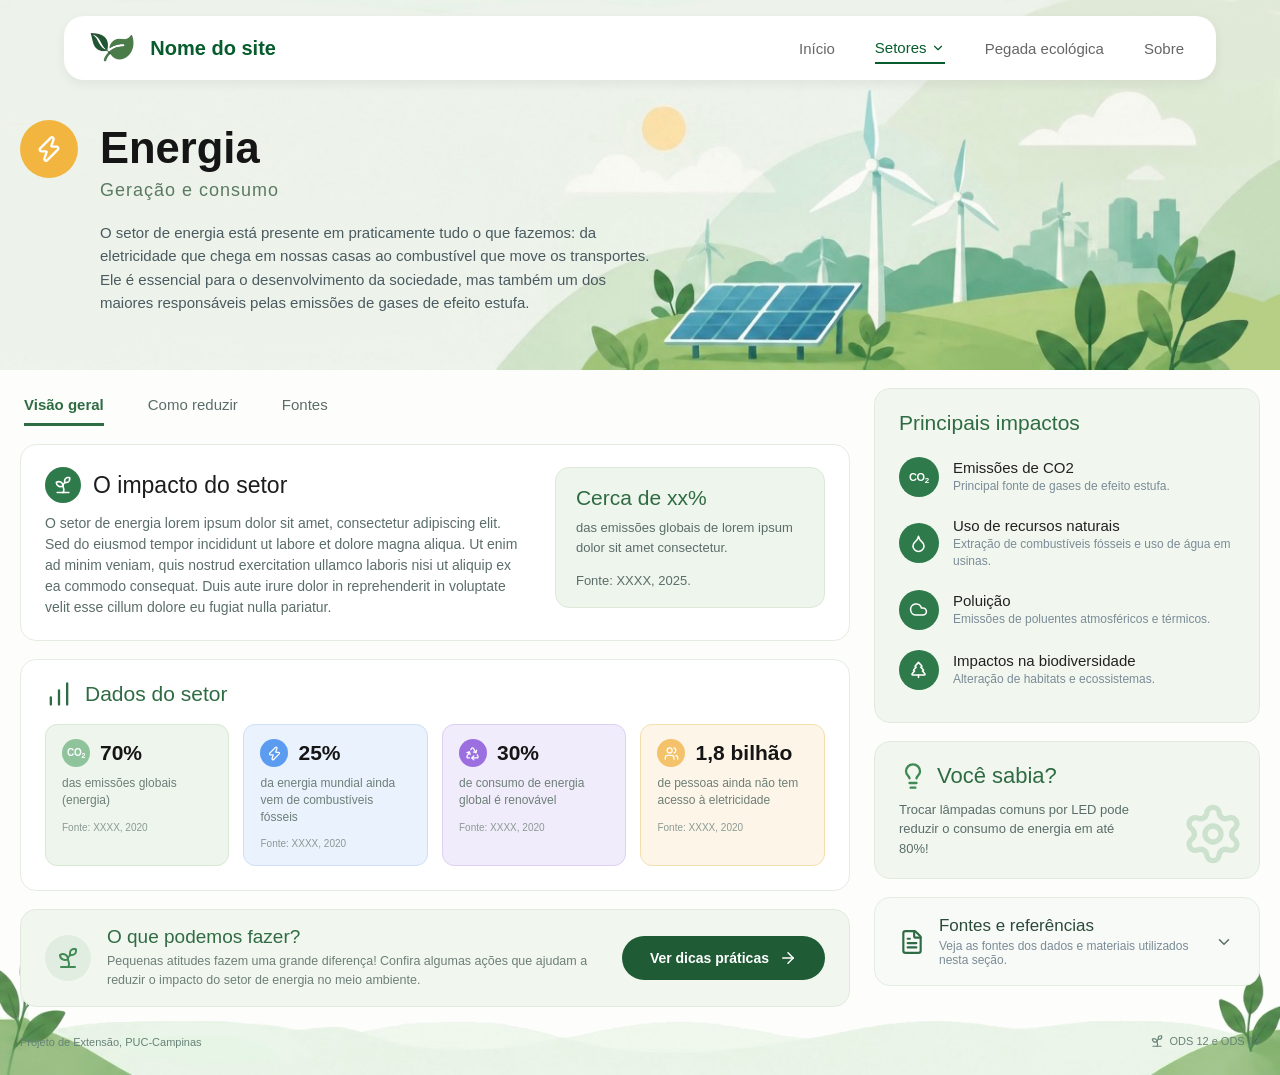
<file: src/html/energia.html>
<!DOCTYPE html>
<html lang="pt-BR">
<head>
    <meta charset="UTF-8">
    <meta name="viewport" content="width=device-width, initial-scale=1.0">

    <title>Energia | Consumo Consciente</title>

    <!-- home.css traz o que se repete, energia.css so o que e dessa pagina -->
    <link rel="stylesheet" href="../css/home.css">
    <link rel="stylesheet" href="../css/energia.css">
    <script src="../js/home.js" defer></script>
    <script src="../js/energia.js" defer></script>
</head>

<body>

    <!-- ícones -->
    <svg width="0" height="0" style="position:absolute" aria-hidden="true">

        <symbol id="icon-energia" viewBox="0 0 24 24">
            <path d="M15.914 4a1.5 1.5 0 00-2.474-1.561l-9 9A1.5 1.5 0 005.5 14h4.002a.5.5 0 01.471.666L8.086 20a1.5 1.5 0 002.475 1.56l9-9A1.5 1.5 0 0018.5 10h-3.997a.5.5 0 01-.472-.667z" />
        </symbol>

        <symbol id="icon-agropecuaria" viewBox="0 0 24 24">
            <path d="M11 20a10 10 0 0010-10 25.9 25.9 0 00-1.04-7.281 1 1 0 00-1.755-.325C15.833 5.5 13 5.5 9.8 6.1A7 7 0 0011 20" />
            <path d="M2 21a5 5 0 012.911-4.544C7.613 15.212 8.351 15.24 11 13" />
        </symbol>

        <symbol id="icon-moda" viewBox="0 0 24 24">
            <path d="M20.38 3.46 16 2a4 4 0 0 1-8 0L3.62 3.46a2 2 0 0 0-1.34 2.23l.58 3.47a1 1 0 0 0 .99.84H6v10c0 1.1.9 2 2 2h8a2 2 0 0 0 2-2V10h2.15a1 1 0 0 0 .99-.84l.58-3.47a2 2 0 0 0-1.34-2.23z" />
        </symbol>

        <symbol id="icon-alimentos" viewBox="0 0 24 24">
            <path d="M3 2v7c0 1.1.9 2 2 2h4a2 2 0 0 0 2-2V2" />
            <path d="M7 2v20" />
            <path d="M21 15V2a5 5 0 0 0-5 5v6c0 1.1.9 2 2 2h3Zm0 0v7" />
        </symbol>

        <symbol id="icon-transporte" viewBox="0 0 24 24">
            <path d="M14 18V6a2 2 0 0 0-2-2H4a2 2 0 0 0-2 2v11a1 1 0 0 0 1 1h2" />
            <path d="M15 18H9" />
            <path d="M19 18h2a1 1 0 0 0 1-1v-3.65a1 1 0 0 0-.22-.624l-3.48-4.35A1 1 0 0 0 17.52 8H14" />
            <circle cx="17" cy="18" r="2" />
            <circle cx="7" cy="18" r="2" />
        </symbol>

        <symbol id="icon-mineracao" viewBox="0 0 24 24">
            <path d="M10.5 3 8 9l4 13 4-13-2.5-6" />
            <path d="M17 3a2 2 0 0 1 1.6.8l3 4a2 2 0 0 1 .013 2.382l-7.99 10.986a2 2 0 0 1-3.247 0l-7.99-10.986A2 2 0 0 1 2.4 7.8l2.998-3.997A2 2 0 0 1 7 3z" />
            <path d="M2 9h20" />
        </symbol>

        <symbol id="icon-construcao" viewBox="0 0 24 24">
            <path d="M15 21v-8a1 1 0 0 0-1-1h-4a1 1 0 0 0-1 1v8" />
            <path d="M3 10a2 2 0 0 1 .709-1.528l7-6a2 2 0 0 1 2.582 0l7 6A2 2 0 0 1 21 10v9a2 2 0 0 1-2 2H5a2 2 0 0 1-2-2z" />
        </symbol>

        <symbol id="icon-tecnologia" viewBox="0 0 24 24">
            <path d="M18 8V6a2 2 0 0 0-2-2H4a2 2 0 0 0-2 2v7a2 2 0 0 0 2 2h8" />
            <path d="M10 19v-3.96 3.15" />
            <path d="M7 19h5" />
            <rect width="6" height="10" x="16" y="12" rx="2" />
        </symbol>

        <symbol id="icon-brota" viewBox="0 0 24 24">
            <path d="M14 9.536V7a4 4 0 0 1 4-4h1.5a.5.5 0 0 1 .5.5V5a4 4 0 0 1-4 4 4 4 0 0 0-4 4c0 2 1 3 1 5a5 5 0 0 1-1 3" />
            <path d="M4 9a5 5 0 0 1 8 4 5 5 0 0 1-8-4" />
            <path d="M5 21h14" />
        </symbol>

        <symbol id="icon-seta-baixo" viewBox="0 0 24 24">
            <path d="m6 9 6 6 6-6" />
        </symbol>

        <symbol id="icon-seta-direita" viewBox="0 0 24 24">
            <path d="M5 12h14" />
            <path d="m12 5 7 7-7 7" />
        </symbol>

        <symbol id="icon-pessoas" viewBox="0 0 24 24">
            <path d="M16 21v-2a4 4 0 0 0-4-4H6a4 4 0 0 0-4 4v2" />
            <path d="M16 3.128a4 4 0 0 1 0 7.744" />
            <path d="M22 21v-2a4 4 0 0 0-3-3.87" />
            <circle cx="9" cy="7" r="4" />
        </symbol>

        <symbol id="icon-gota" viewBox="0 0 24 24">
            <path d="M12 22a7 7 0 0 0 7-7c0-2-1-3.9-3-5.5s-3.5-4-4-6.5c-.5 2.5-2 4.9-4 6.5C6 11.1 5 13 5 15a7 7 0 0 0 7 7z" />
        </symbol>

        <symbol id="icon-nuvem" viewBox="0 0 24 24">
            <path d="M17.5 19H9a7 7 0 1 1 6.71-9h1.79a4.5 4.5 0 1 1 0 9Z" />
        </symbol>

        <symbol id="icon-pinheiro" viewBox="0 0 24 24">
            <path d="m17 14 3 3.3a1 1 0 0 1-.7 1.7H4.7a1 1 0 0 1-.7-1.7L7 14h-.3a1 1 0 0 1-.7-1.7L9 9h-.2A1 1 0 0 1 8 7.3L12 3l4 4.3a1 1 0 0 1-.8 1.7H15l3 3.3a1 1 0 0 1-.7 1.7H17Z" />
            <path d="M12 22v-3" />
        </symbol>

        <symbol id="icon-lampada" viewBox="0 0 24 24">
            <path d="M15 14c.2-1 .7-1.7 1.5-2.5 1-.9 1.5-2.2 1.5-3.5A6 6 0 0 0 6 8c0 1 .2 2.2 1.5 3.5.7.7 1.3 1.5 1.5 2.5" />
            <path d="M9 18h6" />
            <path d="M10 22h4" />
        </symbol>

        <symbol id="icon-engrenagem" viewBox="0 0 24 24">
            <path d="M9.671 4.136a2.34 2.34 0 0 1 4.659 0 2.34 2.34 0 0 0 3.319 1.915 2.34 2.34 0 0 1 2.33 4.033 2.34 2.34 0 0 0 0 3.831 2.34 2.34 0 0 1-2.33 4.033 2.34 2.34 0 0 0-3.319 1.915 2.34 2.34 0 0 1-4.659 0 2.34 2.34 0 0 0-3.32-1.915 2.34 2.34 0 0 1-2.33-4.033 2.34 2.34 0 0 0 0-3.831A2.34 2.34 0 0 1 6.35 6.051a2.34 2.34 0 0 0 3.319-1.915" />
            <circle cx="12" cy="12" r="3" />
        </symbol>

        <symbol id="icon-arquivo" viewBox="0 0 24 24">
            <path d="M6 22a2 2 0 0 1-2-2V4a2 2 0 0 1 2-2h8a2.4 2.4 0 0 1 1.704.706l3.588 3.588A2.4 2.4 0 0 1 20 8v12a2 2 0 0 1-2 2z" />
            <path d="M14 2v5a1 1 0 0 0 1 1h5" />
            <path d="M10 9H8" />
            <path d="M16 13H8" />
            <path d="M16 17H8" />
        </symbol>

        <symbol id="icon-reciclar" viewBox="0 0 24 24">
            <path d="M7 19H4.815a1.83 1.83 0 0 1-1.57-.881 1.785 1.785 0 0 1-.004-1.784L7.196 9.5" />
            <path d="M11 19h8.203a1.83 1.83 0 0 0 1.556-.89 1.784 1.784 0 0 0 0-1.775l-1.226-2.12" />
            <path d="m14 16-3 3 3 3" />
            <path d="M8.293 13.596 7.196 9.5 3.1 10.598" />
            <path d="m9.344 5.811 1.093-1.892A1.83 1.83 0 0 1 11.985 3a1.784 1.784 0 0 1 1.546.888l3.943 6.843" />
            <path d="m13.378 9.633 4.096 1.098 1.097-4.096" />
        </symbol>

        <symbol id="icon-barras" viewBox="0 0 24 24">
            <path d="M5 21v-6" />
            <path d="M12 21V9" />
            <path d="M19 21V3" />
        </symbol>

        <symbol id="icon-tomada" viewBox="0 0 24 24">
            <path d="M12 22v-5" />
            <path d="M15 8V2" />
            <path d="M17 8a1 1 0 0 1 1 1v4a4 4 0 0 1-4 4h-4a4 4 0 0 1-4-4V9a1 1 0 0 1 1-1z" />
            <path d="M9 8V2" />
        </symbol>

        <symbol id="icon-selo" viewBox="0 0 24 24">
            <path d="M3.85 8.62a4 4 0 0 1 4.78-4.77 4 4 0 0 1 6.74 0 4 4 0 0 1 4.78 4.78 4 4 0 0 1 0 6.74 4 4 0 0 1-4.77 4.78 4 4 0 0 1-6.75 0 4 4 0 0 1-4.78-4.77 4 4 0 0 1 0-6.76Z" />
            <path d="m16 9-5.5 5.5L8 12" />
        </symbol>

        <symbol id="icon-sol" viewBox="0 0 24 24">
            <circle cx="12" cy="12" r="4" />
            <path d="M12 2v2" />
            <path d="M12 20v2" />
            <path d="m4.93 4.93 1.41 1.41" />
            <path d="m17.66 17.66 1.41 1.41" />
            <path d="M2 12h2" />
            <path d="M20 12h2" />
            <path d="m6.34 17.66-1.41 1.41" />
            <path d="m19.07 4.93-1.41 1.41" />
        </symbol>

        <symbol id="icon-chuveiro" viewBox="0 0 24 24">
            <path d="m4 4 2.5 2.5" />
            <path d="M13.5 6.5a4.95 4.95 0 0 0-7 7" />
            <path d="M15 5 5 15" />
            <path d="M14 17v.01" />
            <path d="M10 16v.01" />
            <path d="M13 13v.01" />
            <path d="M16 10v.01" />
            <path d="M11 20v.01" />
            <path d="M17 14v.01" />
            <path d="M20 11v.01" />
        </symbol>

        <symbol id="icon-vento" viewBox="0 0 24 24">
            <path d="M12.8 19.6A2 2 0 1 0 14 16H2" />
            <path d="M17.5 8a2.5 2.5 0 1 1 2 4H2" />
            <path d="M9.8 4.4A2 2 0 1 1 11 8H2" />
        </symbol>

    </svg>


    <!-- header -->
    <header class="header">
        <div class="navbar">

            <a href="home.html" class="logo">
                <span class="logo-icon">
                    <img src="../../assets/home/planta_icon.PNG" alt="">
                </span>
                <span>Nome do site</span>
            </a>

            <nav class="menu">
                <a href="home.html">Início</a>

                <div class="dropdown">
                    <button class="dropdown-toggle active" type="button" aria-expanded="false">
                        Setores
                        <span class="dropdown-arrow">
                            <svg class="icon" aria-hidden="true"><use href="#icon-seta-baixo"></use></svg>
                        </span>
                    </button>

                    <div class="dropdown-menu">
                        <a href="energia.html">
                            <svg class="icon" aria-hidden="true"><use href="#icon-energia"></use></svg>
                            Energia
                        </a>
                        <a href="agropecuaria.html">
                            <svg class="icon" aria-hidden="true"><use href="#icon-agropecuaria"></use></svg>
                            Agropecuária
                        </a>
                        <a href="moda-textil.html">
                            <svg class="icon" aria-hidden="true"><use href="#icon-moda"></use></svg>
                            Moda e têxtil
                        </a>
                        <a href="alimentos.html">
                            <svg class="icon" aria-hidden="true"><use href="#icon-alimentos"></use></svg>
                            Alimentos
                        </a>
                        <a href="transporte.html">
                            <svg class="icon" aria-hidden="true"><use href="#icon-transporte"></use></svg>
                            Transporte
                        </a>
                        <a href="mineracao.html">
                            <svg class="icon" aria-hidden="true"><use href="#icon-mineracao"></use></svg>
                            Mineração
                        </a>
                        <a href="construcao-civil.html">
                            <svg class="icon" aria-hidden="true"><use href="#icon-construcao"></use></svg>
                            Construção Civil
                        </a>
                        <a href="tecnologia.html">
                            <svg class="icon" aria-hidden="true"><use href="#icon-tecnologia"></use></svg>
                            Tecnologia
                        </a>
                    </div>
                </div>

                <a href="pegada.html">Pegada ecológica</a>
                <a href="sobre.html">Sobre</a>
            </nav>

        </div>
    </header>


    <main>

        <!-- banner -->
        <section class="energia-hero">

            <div class="energia-hero-content">

                <span class="energia-hero-icon">
                    <svg class="icon" aria-hidden="true"><use href="#icon-energia"></use></svg>
                </span>

                <h1>Energia</h1>

                <span class="energia-hero-subtitulo">Geração e consumo</span>

                <p>
                    O setor de energia está presente em praticamente tudo o que fazemos:
                    da eletricidade que chega em nossas casas ao combustível que move
                    os transportes. Ele é essencial para o desenvolvimento da sociedade,
                    mas também um dos maiores responsáveis pelas emissões de gases de
                    efeito estufa.
                </p>

            </div>

            <!-- imagem de fundo do banner -->
            <div class="energia-hero-bg">
                <img src="../../assets/energia/energia_banner.jpg" alt="">
            </div>

        </section>


        <div class="energia-layout">

            <!-- coluna principal -->
            <div class="en-principal">

                <nav class="en-abas" aria-label="Seções da página">
                    <a href="#visao-geral" class="ativa">Visão geral</a>
                    <a href="#como-reduzir">Como reduzir</a>
                    <a href="#fontes">Fontes</a>
                </nav>

                <div class="en-painel ativo" id="visao-geral">
                    <!-- impacto do setor -->
                    <section class="en-card en-impacto-setor">

                        <div class="en-impacto-setor-texto">
                            <div class="en-titulo">
                                <span class="en-titulo-icon"><svg class="icon" aria-hidden="true"><use href="#icon-brota"></use></svg></span>
                                <h2>O impacto do setor</h2>
                            </div>
                            <p>
                                O setor de energia lorem ipsum dolor sit amet, consectetur
                                adipiscing elit. Sed do eiusmod tempor incididunt ut labore
                                et dolore magna aliqua. Ut enim ad minim veniam, quis nostrud
                                exercitation ullamco laboris nisi ut aliquip ex ea commodo
                                consequat. Duis aute irure dolor in reprehenderit in voluptate
                                velit esse cillum dolore eu fugiat nulla pariatur.
                            </p>
                        </div>

                        <div class="en-destaque">
                            <h3>Cerca de xx%</h3>
                            <p>das emissões globais de lorem ipsum dolor sit amet consectetur.</p>
                            <small>Fonte: XXXX, 2025.</small>
                        </div>

                    </section>


                    <!-- dados do setor -->
                    <section class="en-card en-dados-setor">

                        <h2 class="en-titulo-verde">
                            <svg class="icon" aria-hidden="true"><use href="#icon-barras"></use></svg>
                            Dados do setor
                        </h2>

                        <ul class="en-dados">
                        <li class="en-dado verde">
                            <div class="en-dado-topo">
                                <span class="en-dado-icon"><span class="en-co2">CO<sub>2</sub></span></span>
                                <strong>70%</strong>
                            </div>
                            <p>das emissões globais (energia)</p>
                            <small>Fonte: XXXX, 2020</small>
                        </li>
                        <li class="en-dado azul">
                            <div class="en-dado-topo">
                                <span class="en-dado-icon"><svg class="icon" aria-hidden="true"><use href="#icon-energia"></use></svg></span>
                                <strong>25%</strong>
                            </div>
                            <p>da energia mundial ainda vem de combustíveis fósseis</p>
                            <small>Fonte: XXXX, 2020</small>
                        </li>
                        <li class="en-dado roxo">
                            <div class="en-dado-topo">
                                <span class="en-dado-icon"><svg class="icon" aria-hidden="true"><use href="#icon-reciclar"></use></svg></span>
                                <strong>30%</strong>
                            </div>
                            <p>de consumo de energia global é renovável</p>
                            <small>Fonte: XXXX, 2020</small>
                        </li>
                        <li class="en-dado laranja">
                            <div class="en-dado-topo">
                                <span class="en-dado-icon"><svg class="icon" aria-hidden="true"><use href="#icon-pessoas"></use></svg></span>
                                <strong>1,8 bilhão</strong>
                            </div>
                            <p>de pessoas ainda não tem acesso à eletricidade</p>
                            <small>Fonte: XXXX, 2020</small>
                        </li>
                        </ul>

                    </section>


                    <!-- o que podemos fazer -->
                    <section class="en-fazer">

                        <span class="en-fazer-icon"><svg class="icon" aria-hidden="true"><use href="#icon-brota"></use></svg></span>

                        <div class="en-fazer-texto">
                            <h2>O que podemos fazer?</h2>
                            <p>
                                Pequenas atitudes fazem uma grande diferença! Confira algumas
                                ações que ajudam a reduzir o impacto do setor de energia no
                                meio ambiente.
                            </p>
                        </div>

                        <a href="#como-reduzir" class="en-botao">
                            Ver dicas práticas
                            <svg class="icon" aria-hidden="true"><use href="#icon-seta-direita"></use></svg>
                        </a>

                    </section>
                </div>


                <div class="en-painel" id="como-reduzir">
                    <!-- como reduzir -->
                    <section class="en-card en-secao">

                        <div class="en-titulo">
                            <span class="en-titulo-icon"><svg class="icon" aria-hidden="true"><use href="#icon-brota"></use></svg></span>
                            <h2>Como reduzir</h2>
                        </div>

                        <p class="en-secao-intro">
                            Pequenas mudanças de hábito no dia a dia ajudam a gastar menos
                            energia e a diminuir as emissões do setor.
                        </p>

                        <ul class="en-dicas">
                            <li class="en-dica">
                                <span class="en-dica-icon"><svg class="icon" aria-hidden="true"><use href="#icon-lampada"></use></svg></span>
                                <div>
                                    <h3>Troque lâmpadas comuns por LED</h3>
                                    <p>As lâmpadas LED gastam bem menos energia e duram muito mais que as incandescentes.</p>
                                </div>
                            </li>
                            <li class="en-dica">
                                <span class="en-dica-icon"><svg class="icon" aria-hidden="true"><use href="#icon-tomada"></use></svg></span>
                                <div>
                                    <h3>Tire da tomada o que não está em uso</h3>
                                    <p>Aparelhos em modo de espera continuam consumindo energia. Desligue carregadores e eletrônicos da tomada.</p>
                                </div>
                            </li>
                            <li class="en-dica">
                                <span class="en-dica-icon"><svg class="icon" aria-hidden="true"><use href="#icon-selo"></use></svg></span>
                                <div>
                                    <h3>Prefira aparelhos eficientes</h3>
                                    <p>Ao comprar, escolha eletrodomésticos com o selo Procel A, que indica menor consumo de energia.</p>
                                </div>
                            </li>
                            <li class="en-dica">
                                <span class="en-dica-icon"><svg class="icon" aria-hidden="true"><use href="#icon-sol"></use></svg></span>
                                <div>
                                    <h3>Aproveite a luz natural</h3>
                                    <p>Abra cortinas e janelas durante o dia e apague as luzes de ambientes vazios.</p>
                                </div>
                            </li>
                            <li class="en-dica">
                                <span class="en-dica-icon"><svg class="icon" aria-hidden="true"><use href="#icon-chuveiro"></use></svg></span>
                                <div>
                                    <h3>Use com moderação o que esquenta ou esfria</h3>
                                    <p>Chuveiro elétrico e ar-condicionado costumam estar entre os maiores consumos da casa.</p>
                                </div>
                            </li>
                            <li class="en-dica">
                                <span class="en-dica-icon"><svg class="icon" aria-hidden="true"><use href="#icon-vento"></use></svg></span>
                                <div>
                                    <h3>Considere fontes renováveis</h3>
                                    <p>Se possível, use energia solar ou contrate fornecedores de energia de fontes renováveis.</p>
                                </div>
                            </li>
                        </ul>

                    </section>
                </div>


                <div class="en-painel" id="fontes">
                    <!-- fontes -->
                    <section class="en-card en-secao">

                        <div class="en-titulo">
                            <span class="en-titulo-icon"><svg class="icon" aria-hidden="true"><use href="#icon-arquivo"></use></svg></span>
                            <h2>Fontes</h2>
                        </div>

                        <p class="en-secao-intro">
                            Os dados e materiais usados nesta página vêm das fontes abaixo.
                        </p>

                        <ol class="en-referencias">
                            <li>
                                <strong>Cerca de xx% das emissões globais</strong>
                                <span>Fonte: XXXX, 2025. Disponível em: <a href="#">link da fonte</a>.</span>
                            </li>
                            <li>
                                <strong>70% das emissões globais (energia)</strong>
                                <span>Fonte: XXXX, 2020. Disponível em: <a href="#">link da fonte</a>.</span>
                            </li>
                            <li>
                                <strong>25% da energia mundial ainda vem de combustíveis fósseis</strong>
                                <span>Fonte: XXXX, 2020. Disponível em: <a href="#">link da fonte</a>.</span>
                            </li>
                            <li>
                                <strong>30% de consumo de energia global é renovável</strong>
                                <span>Fonte: XXXX, 2020. Disponível em: <a href="#">link da fonte</a>.</span>
                            </li>
                            <li>
                                <strong>1,8 bilhão de pessoas ainda não tem acesso à eletricidade</strong>
                                <span>Fonte: XXXX, 2020. Disponível em: <a href="#">link da fonte</a>.</span>
                            </li>
                        </ol>

                    </section>
                </div>

            </div>


            <!-- coluna lateral -->
            <aside class="en-lateral">

                <section class="en-card en-impactos">
                    <h2>Principais impactos</h2>
                    <ul>
                        <li class="en-impacto">
                            <span class="en-impacto-icon"><span class="en-co2">CO<sub>2</sub></span></span>
                            <div>
                                <h3>Emissões de CO2</h3>
                                <p>Principal fonte de gases de efeito estufa.</p>
                            </div>
                        </li>
                        <li class="en-impacto">
                            <span class="en-impacto-icon"><svg class="icon" aria-hidden="true"><use href="#icon-gota"></use></svg></span>
                            <div>
                                <h3>Uso de recursos naturais</h3>
                                <p>Extração de combustíveis fósseis e uso de água em usinas.</p>
                            </div>
                        </li>
                        <li class="en-impacto">
                            <span class="en-impacto-icon"><svg class="icon" aria-hidden="true"><use href="#icon-nuvem"></use></svg></span>
                            <div>
                                <h3>Poluição</h3>
                                <p>Emissões de poluentes atmosféricos e térmicos.</p>
                            </div>
                        </li>
                        <li class="en-impacto">
                            <span class="en-impacto-icon"><svg class="icon" aria-hidden="true"><use href="#icon-pinheiro"></use></svg></span>
                            <div>
                                <h3>Impactos na biodiversidade</h3>
                                <p>Alteração de habitats e ecossistemas.</p>
                            </div>
                        </li>
                    </ul>
                </section>


                <section class="en-card en-sabia">
                    <div class="en-sabia-topo">
                        <svg class="icon en-sabia-icon" aria-hidden="true"><use href="#icon-lampada"></use></svg>
                        <h2>Você sabia?</h2>
                    </div>
                    <p>Trocar lâmpadas comuns por LED pode reduzir o consumo de energia em até 80%!</p>
                    <svg class="icon en-sabia-decoracao" aria-hidden="true"><use href="#icon-engrenagem"></use></svg>
                </section>


                <a href="#fontes" class="en-card en-fontes">
                    <svg class="icon en-fontes-icon" aria-hidden="true"><use href="#icon-arquivo"></use></svg>
                    <div>
                        <h3>Fontes e referências</h3>
                        <p>Veja as fontes dos dados e materiais utilizados nesta seção.</p>
                    </div>
                    <svg class="icon en-fontes-seta" aria-hidden="true"><use href="#icon-seta-baixo"></use></svg>
                </a>

            </aside>

        </div>

    </main>


    <!-- rodape -->
    <footer class="footer" id="sobre">

        <img src="../../assets/home/footer.PNG" alt="Ilustração de natureza">

        <div class="footer-content">
            <span>Projeto de Extensão, PUC-Campinas</span>
            <span><svg class="icon" aria-hidden="true"><use href="#icon-brota"></use></svg> ODS 12 e ODS 13</span>
        </div>

    </footer>

</body>
</html>
</file>
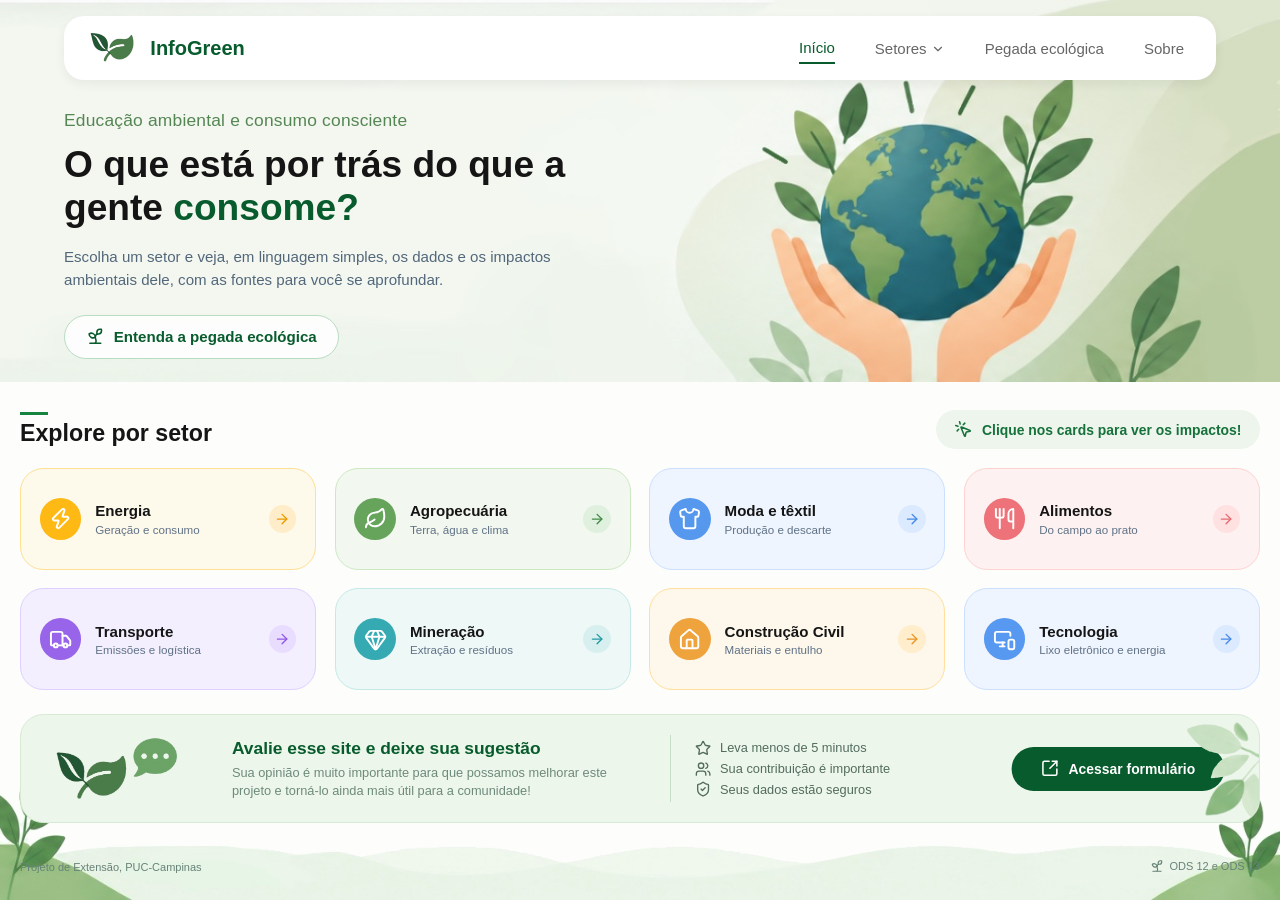
<file: src/html/home.html>
<!DOCTYPE html>
<html lang="pt-BR">
<head>
    <meta charset="UTF-8">
    <meta name="viewport" content="width=device-width, initial-scale=1.0">

    <title>Consumo Consciente</title>

    <link rel="stylesheet" href="../css/home.css">
    <script src="../js/home.js" defer></script>
</head>

<body>

    <!-- ícones -->
    <svg width="0" height="0" style="position:absolute" aria-hidden="true">

        <symbol id="icon-energia" viewBox="0 0 24 24">
            <path d="M15.914 4a1.5 1.5 0 00-2.474-1.561l-9 9A1.5 1.5 0 005.5 14h4.002a.5.5 0 01.471.666L8.086 20a1.5 1.5 0 002.475 1.56l9-9A1.5 1.5 0 0018.5 10h-3.997a.5.5 0 01-.472-.667z" />
        </symbol>

        <symbol id="icon-agropecuaria" viewBox="0 0 24 24">
            <path d="M11 20a10 10 0 0010-10 25.9 25.9 0 00-1.04-7.281 1 1 0 00-1.755-.325C15.833 5.5 13 5.5 9.8 6.1A7 7 0 0011 20" />
            <path d="M2 21a5 5 0 012.911-4.544C7.613 15.212 8.351 15.24 11 13" />
        </symbol>

        <symbol id="icon-moda" viewBox="0 0 24 24">
            <path d="M20.38 3.46 16 2a4 4 0 0 1-8 0L3.62 3.46a2 2 0 0 0-1.34 2.23l.58 3.47a1 1 0 0 0 .99.84H6v10c0 1.1.9 2 2 2h8a2 2 0 0 0 2-2V10h2.15a1 1 0 0 0 .99-.84l.58-3.47a2 2 0 0 0-1.34-2.23z" />
        </symbol>

        <symbol id="icon-alimentos" viewBox="0 0 24 24">
            <path d="M3 2v7c0 1.1.9 2 2 2h4a2 2 0 0 0 2-2V2" />
            <path d="M7 2v20" />
            <path d="M21 15V2a5 5 0 0 0-5 5v6c0 1.1.9 2 2 2h3Zm0 0v7" />
        </symbol>

        <symbol id="icon-transporte" viewBox="0 0 24 24">
            <path d="M14 18V6a2 2 0 0 0-2-2H4a2 2 0 0 0-2 2v11a1 1 0 0 0 1 1h2" />
            <path d="M15 18H9" />
            <path d="M19 18h2a1 1 0 0 0 1-1v-3.65a1 1 0 0 0-.22-.624l-3.48-4.35A1 1 0 0 0 17.52 8H14" />
            <circle cx="17" cy="18" r="2" />
            <circle cx="7" cy="18" r="2" />
        </symbol>

        <symbol id="icon-mineracao" viewBox="0 0 24 24">
            <path d="M10.5 3 8 9l4 13 4-13-2.5-6" />
            <path d="M17 3a2 2 0 0 1 1.6.8l3 4a2 2 0 0 1 .013 2.382l-7.99 10.986a2 2 0 0 1-3.247 0l-7.99-10.986A2 2 0 0 1 2.4 7.8l2.998-3.997A2 2 0 0 1 7 3z" />
            <path d="M2 9h20" />
        </symbol>

        <symbol id="icon-construcao" viewBox="0 0 24 24">
            <path d="M15 21v-8a1 1 0 0 0-1-1h-4a1 1 0 0 0-1 1v8" />
            <path d="M3 10a2 2 0 0 1 .709-1.528l7-6a2 2 0 0 1 2.582 0l7 6A2 2 0 0 1 21 10v9a2 2 0 0 1-2 2H5a2 2 0 0 1-2-2z" />
        </symbol>

        <symbol id="icon-tecnologia" viewBox="0 0 24 24">
            <path d="M18 8V6a2 2 0 0 0-2-2H4a2 2 0 0 0-2 2v7a2 2 0 0 0 2 2h8" />
            <path d="M10 19v-3.96 3.15" />
            <path d="M7 19h5" />
            <rect width="6" height="10" x="16" y="12" rx="2" />
        </symbol>

        <symbol id="icon-brota" viewBox="0 0 24 24">
            <path d="M14 9.536V7a4 4 0 0 1 4-4h1.5a.5.5 0 0 1 .5.5V5a4 4 0 0 1-4 4 4 4 0 0 0-4 4c0 2 1 3 1 5a5 5 0 0 1-1 3" />
            <path d="M4 9a5 5 0 0 1 8 4 5 5 0 0 1-8-4" />
            <path d="M5 21h14" />
        </symbol>

        <symbol id="icon-clique" viewBox="0 0 24 24">
            <path d="M14 4.1 12 6" />
            <path d="m5.1 8-2.9-.8" />
            <path d="m6 12-1.9 2" />
            <path d="M7.2 2.2 8 5.1" />
            <path d="M9.037 9.69a.498.498 0 0 1 .653-.653l11 4.5a.5.5 0 0 1-.074.949l-4.349 1.041a1 1 0 0 0-.74.739l-1.04 4.35a.5.5 0 0 1-.95.074z" />
        </symbol>

        <symbol id="icon-chat" viewBox="0 0 24 24">
            <path d="M2.992 16.342a2 2 0 0 1 .094 1.167l-1.065 3.29a1 1 0 0 0 1.236 1.168l3.413-.998a2 2 0 0 1 1.099.092 10 10 0 1 0-4.777-4.719" />
            <path d="M8 12h.01" />
            <path d="M12 12h.01" />
            <path d="M16 12h.01" />
        </symbol>

        <symbol id="icon-estrela" viewBox="0 0 24 24">
            <path d="M11.525 2.295a.53.53 0 0 1 .95 0l2.31 4.679a2.123 2.123 0 0 0 1.595 1.16l5.166.756a.53.53 0 0 1 .294.904l-3.736 3.638a2.123 2.123 0 0 0-.611 1.878l.882 5.14a.53.53 0 0 1-.771.56l-4.618-2.428a2.122 2.122 0 0 0-1.973 0L6.396 21.01a.53.53 0 0 1-.77-.56l.881-5.139a2.122 2.122 0 0 0-.611-1.879L2.16 9.795a.53.53 0 0 1 .294-.906l5.165-.755a2.122 2.122 0 0 0 1.597-1.16z" />
        </symbol>

        <symbol id="icon-pessoas" viewBox="0 0 24 24">
            <path d="M16 21v-2a4 4 0 0 0-4-4H6a4 4 0 0 0-4 4v2" />
            <path d="M16 3.128a4 4 0 0 1 0 7.744" />
            <path d="M22 21v-2a4 4 0 0 0-3-3.87" />
            <circle cx="9" cy="7" r="4" />
        </symbol>

        <symbol id="icon-escudo" viewBox="0 0 24 24">
            <path d="M20 13c0 5-3.5 7.5-7.66 8.95a1 1 0 0 1-.67-.01C7.5 20.5 4 18 4 13V6a1 1 0 0 1 1-1c2 0 4.5-1.2 6.24-2.72a1.17 1.17 0 0 1 1.52 0C14.51 3.81 17 5 19 5a1 1 0 0 1 1 1z" />
            <path d="m9 12 2 2 4-4" />
        </symbol>

        <symbol id="icon-seta-baixo" viewBox="0 0 24 24">
            <path d="m6 9 6 6 6-6" />
        </symbol>

        <symbol id="icon-seta-direita" viewBox="0 0 24 24">
            <path d="M5 12h14" />
            <path d="m12 5 7 7-7 7" />
        </symbol>

        <symbol id="icon-compartilhar" viewBox="0 0 24 24">
            <path d="M21 13v6a2 2 0 0 1-2 2H5a2 2 0 0 1-2-2V5a2 2 0 0 1 2-2h6" />
            <path d="m21 3-9 9" />
            <path d="M15 3h6v6" />
        </symbol>

    </svg>


    <!-- header -->
    <header class="header">
        <div class="navbar">

            <a href="home.html" class="logo">
                <span class="logo-icon">
                    <img src="../../assets/home/planta_icon.PNG" alt="">
                </span>
                <span>InfoGreen</span>
            </a>

            <nav class="menu">
                <a href="home.html" class="active">Início</a>

                <div class="dropdown">
                    <button class="dropdown-toggle" type="button" aria-expanded="false">
                        Setores 
                        <span class="dropdown-arrow">
                            <svg class="icon" aria-hidden="true"><use href="#icon-seta-baixo"></use></svg>
                        </span>
                    </button>

                    <div class="dropdown-menu">
                        <a href="energia.html">
                            <svg class="icon" aria-hidden="true"><use href="#icon-energia"></use></svg>
                            Energia
                        </a>
                        <a href="agropecuaria.html">
                            <svg class="icon" aria-hidden="true"><use href="#icon-agropecuaria"></use></svg>
                            Agropecuária
                        </a>
                        <a href="moda-textil.html">
                            <svg class="icon" aria-hidden="true"><use href="#icon-moda"></use></svg>
                            Moda e têxtil
                        </a>
                        <a href="alimentos.html">
                            <svg class="icon" aria-hidden="true"><use href="#icon-alimentos"></use></svg>
                            Alimentos
                        </a>
                        <a href="transporte.html">
                            <svg class="icon" aria-hidden="true"><use href="#icon-transporte"></use></svg>
                            Transporte
                        </a>
                        <a href="mineracao.html">
                            <svg class="icon" aria-hidden="true"><use href="#icon-mineracao"></use></svg>
                            Mineração
                        </a>
                        <a href="construcao-civil.html">
                            <svg class="icon" aria-hidden="true"><use href="#icon-construcao"></use></svg>
                            Construção Civil
                        </a>
                        <a href="tecnologia.html">
                            <svg class="icon" aria-hidden="true"><use href="#icon-tecnologia"></use></svg>
                            Tecnologia
                        </a>
                    </div>
                </div>

                <a href="pegada.html">
                    Pegada ecológica
                </a>
                <a href="sobre.html">Sobre</a>
            </nav>

        </div>
    </header>


    <!-- banner -->
    <main>

        <section class="hero">

            <div class="hero-content">

                <span class="hero-subtitle">
                    Educação ambiental e consumo consciente
                </span>

                <h1>
                    O que está por trás do que a gente
                    <span>consome?</span>
                </h1>

                <p>
                    Escolha um setor e veja, em linguagem simples,
                    os dados e os impactos ambientais dele,
                    com as fontes para você se aprofundar.
                </p>

                <a href="pegada.html" class="hero-button">
                    <svg class="icon" aria-hidden="true"><use href="#icon-brota"></use></svg>
                    Entenda a pegada ecológica
                </a>

            </div>

            <!-- imagem da terra -->
            <div class="hero-image">
                <img src="../../assets/home/banner.jpg" alt="Planeta Terra">
            </div>

        </section>


        <!-- setores -->
        <section class="sectors" id="setores">

            <div class="section-heading">

                <div>
                    <span class="heading-line"></span>
                    <h2>Explore por setor</h2>
                </div>

                <span class="impact-button">
                    <svg class="icon" aria-hidden="true"><use href="#icon-clique"></use></svg>
                    Clique nos cards para ver os impactos!
                </span>

            </div>


            <div class="sector-grid">

                <!-- energia -->
                <a href="energia.html" class="sector-card energy">
                    <div class="sector-icon">
                        <svg class="icon" aria-hidden="true"><use href="#icon-energia"></use></svg>
                    </div>
                    <div class="sector-info">
                        <h3>Energia</h3>
                        <p>Geração e consumo</p>
                    </div>
                    <span class="sector-arrow">
                        <svg class="icon" aria-hidden="true"><use href="#icon-seta-direita"></use></svg>
                    </span>
                </a>

                <!-- agropecuaria -->
                <a href="agropecuaria.html" class="sector-card agriculture">
                    <div class="sector-icon">
                        <svg class="icon" aria-hidden="true"><use href="#icon-agropecuaria"></use></svg>
                    </div>
                    <div class="sector-info">
                        <h3>Agropecuária</h3>
                        <p>Terra, água e clima</p>
                    </div>
                    <span class="sector-arrow">
                        <svg class="icon" aria-hidden="true"><use href="#icon-seta-direita"></use></svg>
                    </span>
                </a>

                <!-- moda e textil -->
                <a href="moda-textil.html" class="sector-card fashion">
                    <div class="sector-icon">
                        <svg class="icon" aria-hidden="true"><use href="#icon-moda"></use></svg>
                    </div>
                    <div class="sector-info">
                        <h3>Moda e têxtil</h3>
                        <p>Produção e descarte</p>
                    </div>
                    <span class="sector-arrow">
                        <svg class="icon" aria-hidden="true"><use href="#icon-seta-direita"></use></svg>
                    </span>
                </a>

                <!-- alimentos -->
                <a href="alimentos.html" class="sector-card food">
                    <div class="sector-icon">
                        <svg class="icon" aria-hidden="true"><use href="#icon-alimentos"></use></svg>
                    </div>
                    <div class="sector-info">
                        <h3>Alimentos</h3>
                        <p>Do campo ao prato</p>
                    </div>
                    <span class="sector-arrow">
                        <svg class="icon" aria-hidden="true"><use href="#icon-seta-direita"></use></svg>
                    </span>
                </a>

                <!-- transporte -->
                <a href="transporte.html" class="sector-card transport">
                    <div class="sector-icon">
                        <svg class="icon" aria-hidden="true"><use href="#icon-transporte"></use></svg>
                    </div>
                    <div class="sector-info">
                        <h3>Transporte</h3>
                        <p>Emissões e logística</p>
                    </div>
                    <span class="sector-arrow">
                        <svg class="icon" aria-hidden="true"><use href="#icon-seta-direita"></use></svg>
                    </span>
                </a>

                <!-- mine -->
                <a href="mineracao.html" class="sector-card mining">
                    <div class="sector-icon">
                        <svg class="icon" aria-hidden="true"><use href="#icon-mineracao"></use></svg>
                    </div>
                    <div class="sector-info">
                        <h3>Mineração</h3>
                        <p>Extração e resíduos</p>
                    </div>
                    <span class="sector-arrow">
                        <svg class="icon" aria-hidden="true"><use href="#icon-seta-direita"></use></svg>
                    </span>
                </a>

                <!-- construcao -->
                <a href="construcao-civil.html" class="sector-card construction">
                    <div class="sector-icon">
                        <svg class="icon" aria-hidden="true"><use href="#icon-construcao"></use></svg>
                    </div>
                    <div class="sector-info">
                        <h3>Construção Civil</h3>
                        <p>Materiais e entulho</p>
                    </div>
                    <span class="sector-arrow">
                        <svg class="icon" aria-hidden="true"><use href="#icon-seta-direita"></use></svg>
                    </span>
                </a>

                <!-- tecnologia -->
                <a href="tecnologia.html" class="sector-card technology">
                    <div class="sector-icon">
                        <svg class="icon" aria-hidden="true"><use href="#icon-tecnologia"></use></svg>
                    </div>
                    <div class="sector-info">
                        <h3>Tecnologia</h3>
                        <p>Lixo eletrônico e energia</p>
                    </div>
                    <span class="sector-arrow">
                        <svg class="icon" aria-hidden="true"><use href="#icon-seta-direita"></use></svg>
                    </span>
                </a>

            </div>

        </section>


        <!-- avaliacao e sugestoes -->
        <section class="feedback">

            <div class="feedback-brand">
                <img src="../../assets/home/planta_balao.PNG" alt="">
            </div>

            <div class="feedback-description">
                <h2>
                    Avalie esse site e deixe sua sugestão
                </h2>
                <p>
                    Sua opinião é muito importante para que possamos
                    melhorar este projeto e torná-lo ainda mais útil
                    para a comunidade!
                </p>
            </div>

            <div class="feedback-benefits">
                <p><svg class="icon" aria-hidden="true"><use href="#icon-estrela"></use></svg> Leva menos de 5 minutos</p>
                <p><svg class="icon" aria-hidden="true"><use href="#icon-pessoas"></use></svg> Sua contribuição é importante</p>
                <p><svg class="icon" aria-hidden="true"><use href="#icon-escudo"></use></svg> Seus dados estão seguros</p>
            </div>

            <a href="https://forms.gle/HVgaGp9EPmEBstvR9" class="feedback-button">
                <svg class="icon" aria-hidden="true"><use href="#icon-compartilhar"></use></svg>
                Acessar formulário
            </a>

            <img class="feedback-flower" src="../../assets/home/florzinha.PNG" alt="Florzinha">

        </section>

    </main>


    <!-- rodape -->
    <footer class="footer" id="sobre">

        <img src="../../assets/home/footer.PNG" alt="Ilustração de natureza">

        <div class="footer-content">
            <span>Projeto de Extensão, PUC-Campinas</span>
            <span><svg class="icon" aria-hidden="true"><use href="#icon-brota"></use></svg> ODS 12 e ODS 13</span>
        </div>

    </footer>

</body>
</html>
</file>
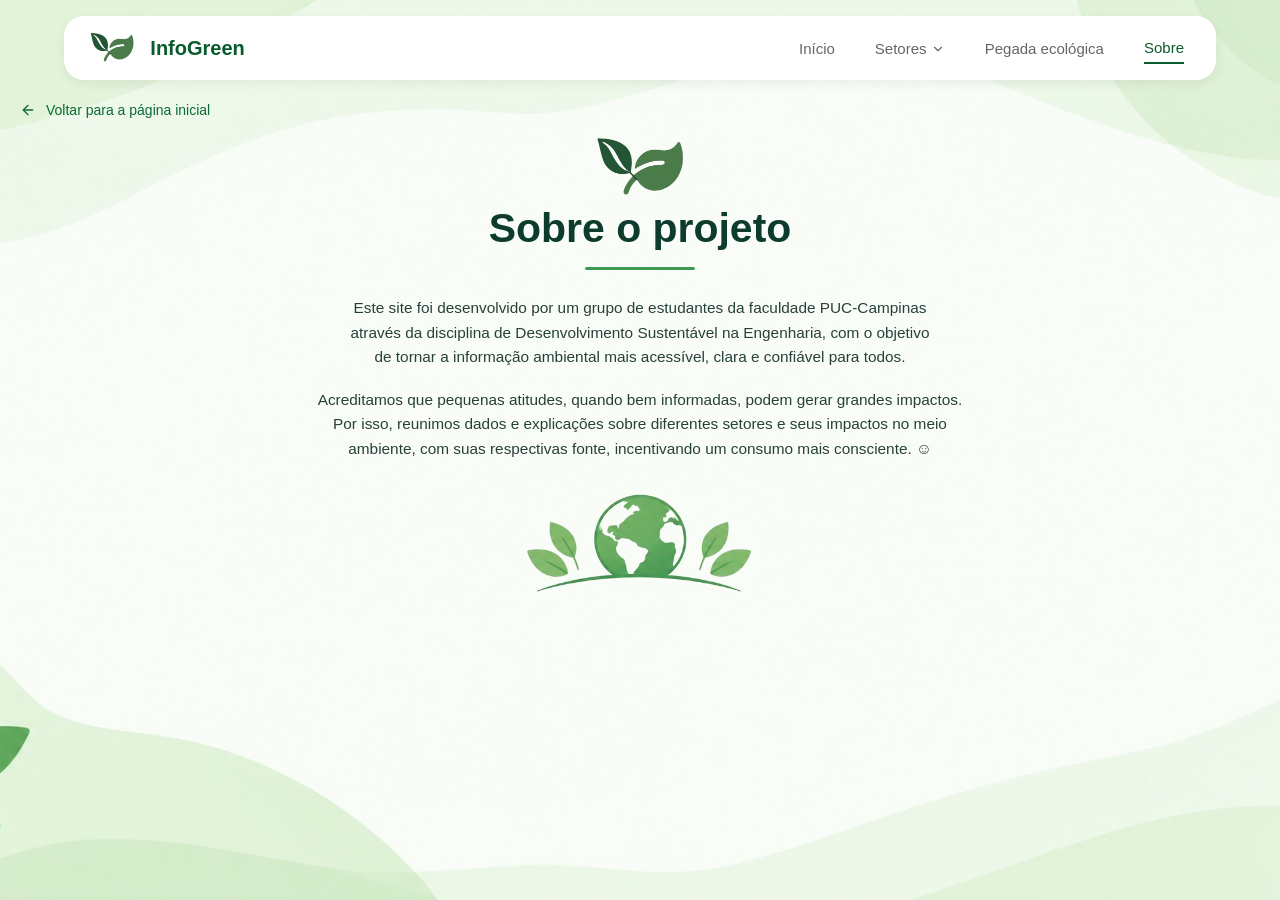
<file: src/html/sobre.html>
<!DOCTYPE html>
<html lang="pt-BR">
<head>
    <meta charset="UTF-8">
    <meta name="viewport" content="width=device-width, initial-scale=1.0">

    <title>Sobre o projeto | Consumo Consciente</title>

    <!-- home.css traz o que se repete (base, header, dropdown, icones); sobre.css so o que e desta pagina -->
    <link rel="stylesheet" href="../css/home.css">
    <link rel="stylesheet" href="../css/sobre.css">
    <script src="../js/home.js" defer></script>
</head>

<body class="pagina-sobre">

    <!-- ícones (sprite svg, fica escondido e é reaproveitado na página inteira) -->
    <svg width="0" height="0" style="position:absolute" aria-hidden="true">

        <symbol id="icon-energia" viewBox="0 0 24 24">
            <path d="M15.914 4a1.5 1.5 0 00-2.474-1.561l-9 9A1.5 1.5 0 005.5 14h4.002a.5.5 0 01.471.666L8.086 20a1.5 1.5 0 002.475 1.56l9-9A1.5 1.5 0 0018.5 10h-3.997a.5.5 0 01-.472-.667z" />
        </symbol>

        <symbol id="icon-agropecuaria" viewBox="0 0 24 24">
            <path d="M11 20a10 10 0 0010-10 25.9 25.9 0 00-1.04-7.281 1 1 0 00-1.755-.325C15.833 5.5 13 5.5 9.8 6.1A7 7 0 0011 20" />
            <path d="M2 21a5 5 0 012.911-4.544C7.613 15.212 8.351 15.24 11 13" />
        </symbol>

        <symbol id="icon-moda" viewBox="0 0 24 24">
            <path d="M20.38 3.46 16 2a4 4 0 0 1-8 0L3.62 3.46a2 2 0 0 0-1.34 2.23l.58 3.47a1 1 0 0 0 .99.84H6v10c0 1.1.9 2 2 2h8a2 2 0 0 0 2-2V10h2.15a1 1 0 0 0 .99-.84l.58-3.47a2 2 0 0 0-1.34-2.23z" />
        </symbol>

        <symbol id="icon-alimentos" viewBox="0 0 24 24">
            <path d="M3 2v7c0 1.1.9 2 2 2h4a2 2 0 0 0 2-2V2" />
            <path d="M7 2v20" />
            <path d="M21 15V2a5 5 0 0 0-5 5v6c0 1.1.9 2 2 2h3Zm0 0v7" />
        </symbol>

        <symbol id="icon-transporte" viewBox="0 0 24 24">
            <path d="M14 18V6a2 2 0 0 0-2-2H4a2 2 0 0 0-2 2v11a1 1 0 0 0 1 1h2" />
            <path d="M15 18H9" />
            <path d="M19 18h2a1 1 0 0 0 1-1v-3.65a1 1 0 0 0-.22-.624l-3.48-4.35A1 1 0 0 0 17.52 8H14" />
            <circle cx="17" cy="18" r="2" />
            <circle cx="7" cy="18" r="2" />
        </symbol>

        <symbol id="icon-mineracao" viewBox="0 0 24 24">
            <path d="M10.5 3 8 9l4 13 4-13-2.5-6" />
            <path d="M17 3a2 2 0 0 1 1.6.8l3 4a2 2 0 0 1 .013 2.382l-7.99 10.986a2 2 0 0 1-3.247 0l-7.99-10.986A2 2 0 0 1 2.4 7.8l2.998-3.997A2 2 0 0 1 7 3z" />
            <path d="M2 9h20" />
        </symbol>

        <symbol id="icon-construcao" viewBox="0 0 24 24">
            <path d="M15 21v-8a1 1 0 0 0-1-1h-4a1 1 0 0 0-1 1v8" />
            <path d="M3 10a2 2 0 0 1 .709-1.528l7-6a2 2 0 0 1 2.582 0l7 6A2 2 0 0 1 21 10v9a2 2 0 0 1-2 2H5a2 2 0 0 1-2-2z" />
        </symbol>

        <symbol id="icon-tecnologia" viewBox="0 0 24 24">
            <path d="M18 8V6a2 2 0 0 0-2-2H4a2 2 0 0 0-2 2v7a2 2 0 0 0 2 2h8" />
            <path d="M10 19v-3.96 3.15" />
            <path d="M7 19h5" />
            <rect width="6" height="10" x="16" y="12" rx="2" />
        </symbol>

        <symbol id="icon-seta-baixo" viewBox="0 0 24 24">
            <path d="m6 9 6 6 6-6" />
        </symbol>

        <symbol id="icon-seta-esquerda" viewBox="0 0 24 24">
            <path d="m12 19-7-7 7-7" />
            <path d="M19 12H5" />
        </symbol>

    </svg>


    <!-- header -->
    <header class="header">
        <div class="navbar">

            <a href="home.html" class="logo">
                <span class="logo-icon">
                    <img src="../../assets/home/planta_icon.PNG" alt="">
                </span>
                <span>InfoGreen</span>
            </a>

            <nav class="menu">
                <a href="home.html">Início</a>

                <div class="dropdown">
                    <button class="dropdown-toggle" type="button" aria-expanded="false">
                        Setores
                        <span class="dropdown-arrow">
                            <svg class="icon" aria-hidden="true"><use href="#icon-seta-baixo"></use></svg>
                        </span>
                    </button>

                    <div class="dropdown-menu">
                        <a href="energia.html">
                            <svg class="icon" aria-hidden="true"><use href="#icon-energia"></use></svg>
                            Energia
                        </a>
                        <a href="agropecuaria.html">
                            <svg class="icon" aria-hidden="true"><use href="#icon-agropecuaria"></use></svg>
                            Agropecuária
                        </a>
                        <a href="moda-textil.html">
                            <svg class="icon" aria-hidden="true"><use href="#icon-moda"></use></svg>
                            Moda e têxtil
                        </a>
                        <a href="alimentos.html">
                            <svg class="icon" aria-hidden="true"><use href="#icon-alimentos"></use></svg>
                            Alimentos
                        </a>
                        <a href="transporte.html">
                            <svg class="icon" aria-hidden="true"><use href="#icon-transporte"></use></svg>
                            Transporte
                        </a>
                        <a href="mineracao.html">
                            <svg class="icon" aria-hidden="true"><use href="#icon-mineracao"></use></svg>
                            Mineração
                        </a>
                        <a href="construcao-civil.html">
                            <svg class="icon" aria-hidden="true"><use href="#icon-construcao"></use></svg>
                            Construção Civil
                        </a>
                        <a href="tecnologia.html">
                            <svg class="icon" aria-hidden="true"><use href="#icon-tecnologia"></use></svg>
                            Tecnologia
                        </a>
                    </div>
                </div>

                <a href="pegada.html">Pegada ecológica</a>
                <a href="sobre.html" class="active">Sobre</a>
            </nav>

        </div>
    </header>


    <main class="sobre">

        <a href="home.html" class="sobre-voltar">
            <svg class="icon" aria-hidden="true"><use href="#icon-seta-esquerda"></use></svg>
            Voltar para a página inicial
        </a>

        <section class="sobre-conteudo">

            <img class="sobre-logo" src="../../assets/home/planta_icon.PNG" alt="">

            <h1>Sobre o projeto</h1>

            <span class="sobre-linha"></span>

            <p>
                Este site foi desenvolvido por um grupo de estudantes da faculdade PUC-Campinas através da disciplina de Desenvolvimento Sustentável na Engenharia,
                com o objetivo de tornar a informação ambiental mais acessível,
                clara e confiável para todos.
            </p>

            <p>
                Acreditamos que pequenas atitudes, quando bem informadas, podem
                gerar grandes impactos. Por isso, reunimos dados e explicações
                sobre diferentes setores e seus impactos no meio ambiente, com suas respectivas fonte,
                incentivando um consumo mais consciente. ☺
            </p>

            <img class="sobre-planeta" src="../../assets/sobre/planeta_sobre.PNG" alt="Planeta Terra entre folhas">

        </section>

    </main>

</body>
</html>
</file>
<file: src/css/home.css>
/* configuracoes gerais */

*, *::before, *::after {
    margin: 0;
    padding: 0;
    box-sizing: border-box;
}

html {
    scroll-behavior: smooth;
}

body {
    font-family: Arial, Helvetica, sans-serif;
    background-color: #fdfefc;
    color: #151515;
    width: 100%;
    overflow-x: hidden;

    min-height: 100vh;          /* rodape desce ate o fim em telas altas */
    display: flex;
    flex-direction: column;
}

main {
    flex: 1;
    position: relative;
    z-index: 1;                 /* o conteudo fica na frente da imagem do rodape */
}

a {
    text-decoration: none;
    color: inherit;
}


/* header */

.header {
    width: 100%;
    padding: 16px 5%;
    position: relative;
    z-index: 10;
}

.navbar {
    width: 100%;
    max-width: 1280px;
    min-height: 64px;
    margin: 0 auto;

    display: flex;
    align-items: center;
    justify-content: space-between;

    padding: 0 32px;

    background-color: #ffffff;
    border-radius: 20px;

    box-shadow: 0 4px 12px rgba(0, 0, 0, 0.06);
}

.logo {
    display: flex;
    align-items: center;
    gap: 10px;

    color: #075b2c;
    font-size: 20px;
    font-weight: 600;
}

.logo-icon {
    font-size: 28px;
}

.menu {
    display: flex;
    align-items: center;
    gap: 40px;
}

.menu a {
    color: #666666;
    font-size: 15px;
    font-weight: 500;

    padding: 6px 0;
    transition: 0.3s;
}

.menu a:hover,
.menu a.active {
    color: #075b2c;
}

.menu a.active {
    border-bottom: 2px solid #075b2c;
}

/* dropdown de setores */

.dropdown {
    position: relative;
}

.dropdown-toggle {
    background: none;
    border: none;
    cursor: pointer;

    font-family: inherit;
    font-size: 15px;
    font-weight: 500;
    color: #666666;

    padding: 6px 0;
    transition: 0.3s;
}

.dropdown-toggle:hover,
.dropdown.open .dropdown-toggle {
    color: #075b2c;
}

.dropdown-arrow {
    display: inline-block;
    font-size: 12px;
    transition: transform 0.25s;
}

.dropdown.open .dropdown-arrow {
    transform: rotate(180deg);
}

.dropdown-menu {
    position: absolute;
    top: calc(100% + 14px);
    left: 50%;
    transform: translateX(-50%) translateY(-6px);

    min-width: 230px;
    padding: 8px;

    display: flex;
    flex-direction: column;

    background-color: #ffffff;
    border-radius: 16px;
    box-shadow: 0 8px 24px rgba(0, 0, 0, 0.12);

    opacity: 0;
    visibility: hidden;
    transition: 0.25s;
    z-index: 20;
}

.dropdown.open .dropdown-menu {
    opacity: 1;
    visibility: visible;
    transform: translateX(-50%) translateY(0);
}

.menu .dropdown-menu a {
    padding: 10px 14px;
    border-radius: 10px;
    font-size: 14px;
    white-space: nowrap;
}

.menu .dropdown-menu a:hover {
    background-color: #edf5ed;
    color: #075b2c;
}

/* banner principal hero */

.hero {
    width: 100%;
    max-width: none;              
    min-height: 50px;

    margin: -96px 0 0;            
    padding: 110px 0 23.2px max(5%, calc((100vw - 1280px) / 2 + 20px));

    position: relative;
    overflow: hidden;

    display: flex;
    align-items: center;

    background: linear-gradient(110deg, #f4f8ef, #f8faf6); 
    border-radius: 0;
}

.hero-content {
    width: 52%;
    padding-bottom: 0;
    position: relative;
    z-index: 2;
}

.hero-subtitle {
    display: block;
    color: #548653;

    font-size: 17.4px;
    letter-spacing: 0.2px;

    margin-bottom: 11.6px;
}

.hero h1 {
    max-width: 603px;

    font-size: clamp(30px, 2.9vw, 41.8px);
    line-height: 1.18;
    font-weight: 600;

    margin-bottom: 16.2px;
}

.hero h1 span {
    color: #075b2c;
}

.hero-content p {
    max-width: 534px;

    color: #52677a;
    font-size: 15.1px;
    line-height: 1.5;

    margin-bottom: 23.2px;
}

.hero-button {
    display: inline-flex;
    align-items: center;
    gap: 9.3px;

    padding: 11.6px 20.9px;

    border: 1px solid #b9ddc3;
    border-radius: 30px;

    background-color: #ffffffd9;
    color: #075b2c;

    font-size: 15.1px;
    font-weight: 600;

    transition: 0.3s;
}

.hero-button:hover {
    background-color: #075b2c;
    color: #ffffff;
}

/* imagem como fundo do banner inteiro */
.hero-image {
    position: absolute;
    inset: 0;
    width: 100%;
    z-index: 0;
}

.hero-image img {
    width: 100%;
    height: 100%;
    object-fit: cover;
    object-position: right center;  /* mantem o planeta a direita */
    display: block;
}


/* setores */

.sectors {
    width: 100%;
    max-width: 1280px;
    margin: 28px auto 0;
    padding: 0 20px;
}

.section-heading {
    display: flex;
    align-items: center;
    justify-content: space-between;

    margin-bottom: 18.6px;
}

.heading-line {
    display: block;
    width: 27.8px;
    height: 3px;

    background-color: #16833f;
    margin-bottom: 4.6px;
}

.section-heading h2 {
    font-size: 23.2px;
    font-weight: 600;
}

.impact-button {
    display: inline-flex;
    align-items: center;

    padding: 10.4px 18.6px;

    border-radius: 30px;
    background-color: #edf5ed;

    color: #16713b;
    font-size: 13.9px;
    font-weight: 600;

    transition: 0.3s;
}

.impact-button:hover {
    background-color: #dcebdc;
}


/* grade de setores */

.sector-grid {
    display: grid;
    grid-template-columns: repeat(4, 1fr);
    gap: 18.6px;
}

.sector-card {
    min-height: 102px;

    padding: 13.9px 18.6px;

    display: flex;
    align-items: center;
    gap: 13.9px;

    position: relative;

    border: 1px solid;
    border-radius: 23.2px;

    transition: 0.25s;
}

.sector-card:hover {
    transform: translateY(-3px);
    box-shadow: 0 6px 14px rgba(0, 0, 0, 0.07);
}

.sector-icon {
    width: 41.8px;
    height: 41.8px;
    flex-shrink: 0;

    display: flex;
    align-items: center;
    justify-content: center;

    border-radius: 50%;

    color: #ffffff;
    font-size: 20.9px;
    font-weight: bold;
}

.sector-info h3 {
    font-size: 15.1px;
    font-weight: 600;
    margin-bottom: 3.5px;
}

.sector-info p {
    font-size: 11.6px;
    color: #607286;
}

.sector-arrow {
    width: 27.8px;
    height: 27.8px;

    display: flex;
    align-items: center;
    justify-content: center;

    border-radius: 50%;

    margin-left: auto;
    font-size: 16.2px;
}


/* cores setores */

.energy { background: #fdf9eb; border-color: #ffdf91; }
.energy .sector-icon { background: #ffb914; }
.energy .sector-arrow { background: #ffedc9; color: #ec9b00; }

.agriculture { background: #f2f8ef; border-color: #cce8c3; }
.agriculture .sector-icon { background: #66a45c; }
.agriculture .sector-arrow { background: #e0f0df; color: #438b48; }

.fashion { background: #eef5ff; border-color: #cbdfff; }
.fashion .sector-icon { background: #5598ed; }
.fashion .sector-arrow { background: #dceaff; color: #4589e8; }

.food { background: #fdf2f1; border-color: #ffd2cf; }
.food .sector-icon { background: #ed7279; }
.food .sector-arrow { background: #ffe1e1; color: #e66c72; }

.transport { background: #f3efff; border-color: #dfd0ff; }
.transport .sector-icon { background: #9864e9; }
.transport .sector-arrow { background: #e9ddff; color: #9259e8; }

.mining { background: #eef8f7; border-color: #c4e9e5; }
.mining .sector-icon { background: #35aab2; }
.mining .sector-arrow { background: #d7f0ef; color: #259aa4; }

.construction { background: #fdf8eb; border-color: #ffdf9b; }
.construction .sector-icon { background: #efa33c; }
.construction .sector-arrow { background: #ffedcc; color: #e99526; }

.technology { background: #eff5ff; border-color: #cbdfff; }
.technology .sector-icon { background: #5799f1; }
.technology .sector-arrow { background: #dceaff; color: #4789e9; }


/* avaliacoes e sugestoes */

.feedback {
    width: calc(100% - 40px);   
    max-width: 1240px;
    min-height: 104.4px;

    margin: 24px auto 0;        
    padding: 18.6px 32.5px;

    display: flex;
    align-items: center;
    justify-content: left;
    gap: 52px;

    background-color: #edf6eb;
    border: 1px solid #d7ead4;
    border-radius: 23.2px;

    position: relative;
    overflow: hidden;           
    padding-right: 104.4px;
}

.feedback-flower {
    position: absolute;
    top: 0;
    right: 0;
    height: 100%;               /* acompanha a altura do card */
    width: auto;                /* mantem a proporcao */

    pointer-events: none;       /* o clique passa direto, nao atrapalha o botao */
}

.feedback-brand {
    display: flex;
    align-items: center;
    gap: 6px;

    color: #367847;
    font-size: 36px;
}

.feedback-chat {
    width: 38px;
    height: 28px;

    display: flex;
    align-items: center;
    justify-content: center;

    border-radius: 50%;

    background-color: #69a875;
    color: white;

    font-size: 12px;
    letter-spacing: 2px;
}

.feedback-description {
    flex: 1;
    max-width: 441px;
}

.feedback-description h2 {
    color: #075b2c;
    font-size: 17.4px;
    margin-bottom: 4.6px;
}

.feedback-description p {
    color: #6d8a7a;
    font-size: 12.8px;
    line-height: 1.4;
}

.feedback-benefits {
    padding-left: 23.2px;
    border-left: 1px solid #c6ddc8;
}

.feedback-benefits p {
    color: #526c5d;
    font-size: 12.8px;
    margin: 4.6px 0;
}

.feedback-button {
    display: inline-flex;
    align-items: center;
    justify-content: center;

    white-space: nowrap;

    padding: 12.8px 29px;

    background-color: #075b2c;
    color: white;

    border-radius: 30px;

    font-size: 13.9px;
    font-weight: 600;

    transition: 0.3s;
    transform: translateX(69.6px);
}

.feedback-button:hover {
    background-color: #0b793b;
}


/* rodape */

.footer {
    width: 100%;
    margin: -90px auto 0;       /* sobe o rodape por tras do card */
    position: relative;
    overflow: hidden;
    flex-shrink: 0;
}

.footer img {
    display: block;
    width: 100%;
    height: auto;               /* mostra a imagem inteira sem cortar */
}

.footer-content {
    position: absolute;         /* o texto fica por cima da imagem */
    inset: 0;
    z-index: 0;

    max-width: 1280px;
    margin: 0 auto;
    padding: 0 20px;

    display: flex;
    align-items: flex-end;      /* texto na parte de baixo */
    justify-content: space-between;
    padding-bottom: 27px;

    color: #668277;
    font-size: 11px;
}

/* icones svg */

.icon {
    width: 1em;
    height: 1em;
    flex-shrink: 0;

    fill: none;
    stroke: currentColor;       /* usa a cor do texto/elemento */
    stroke-width: 2;
    stroke-linecap: round;
    stroke-linejoin: round;
}

.sector-icon .icon {
    width: 23.2px;
    height: 23.2px;
}

.dropdown-menu .icon {
    width: 18px;
    height: 18px;
    color: #16833f;
}

.menu .dropdown-menu a {
    display: flex;              
    align-items: center;
    gap: 10px;
}

/* ajustes dos novos icones */
.logo-icon img {
    height: 32px;               
    width: auto;                
    display: block;
    transform: translate(-6px, -2px);  
}

.logo-icon {
    display: flex;              
}

.dropdown-arrow .icon {
    width: 14px;
    height: 14px;
    vertical-align: -2px;
}

.hero-button .icon {
    width: 18.6px;
    height: 18.6px;
}

.impact-button {
    gap: 9.3px;
}

.impact-button .icon {
    width: 18.6px;
    height: 18.6px;
}

.sector-arrow .icon {
    width: 16.2px;
    height: 16.2px;
}

.feedback-benefits p {
    display: flex;
    align-items: center;
    gap: 9.3px;
}

.feedback-benefits .icon {
    width: 16.2px;
    height: 16.2px;
}

.feedback-button {
    gap: 9.3px;
}

.feedback-button .icon {
    width: 18.6px;
    height: 18.6px;
}

.footer-content span {
    display: inline-flex;
    align-items: center;
    gap: 6px;
}

.footer-content .icon {
    width: 14px;
    height: 14px;
}

.feedback-brand img {
    height: 69.6px;               
    width: auto;                
    display: block;
}

/* responsividade */

@media (max-width: 1024px) {
    .sector-grid {
        grid-template-columns: repeat(2, 1fr);
    }
}

@media (max-width: 768px) {
    .navbar {
        flex-direction: column;
        gap: 12px;
        padding: 16px;
    }

    .menu {
        width: 100%;
        justify-content: center;
        flex-wrap: wrap;
        gap: 8px 16px;
    }

    .hero {
        flex-direction: column;
        text-align: center;
        margin-top: 0;
        padding: 40px 20px 0;
        min-height: 0;
    }

    .hero-content {
        width: 100%;
        padding-bottom: 20px;
    }

    .hero-content p {
        margin-left: auto;
        margin-right: auto;
    }

    /* no mobile a imagem volta ao fluxo normal, abaixo do texto */
    .hero-image {
        position: relative;
        width: 100%;
        height: 220px;
    }

    .section-heading {
        flex-direction: column;
        align-items: flex-start;
        gap: 12px;
    }

    .sector-grid {
        grid-template-columns: 1fr;
    }

    .feedback {
        flex-direction: column;
        align-items: center;
        padding: 20px;
        text-align: center;
        gap: 25px;
    }

    .feedback-brand {
        justify-content: center;
    }

    .feedback-description {
        max-width: none;
        flex: none;
    }

    .feedback-benefits {
        padding-left: 0;
        border-left: none;
    }

    .feedback-benefits p {
        justify-content: center;   
    }

    .footer {
        margin-top: 0px;
    }

    .feedback-flower {
        top: 0;
        right: 0;
        height: 70px;               
        width: auto;
    }

    .feedback-button {
        transform: none;
        align-self: center;
    }
}
</file>
<file: src/css/energia.css>
/* so o que e exclusivo dessa pagina. base, header, dropdown, rodape e icones vem do home.css */


/* "setores" marcado como pagina atual no menu */

.dropdown-toggle.active {
    color: #075b2c;
    border-bottom: 2px solid #075b2c;
}


/* banner */

.energia-hero {
    width: 100%;
    min-height: 340px;

    margin: -96px 0 0;            /* sobe para ficar atras da navbar */
    padding: 120px 0 56px max(20px, calc((100vw - 1280px) / 2 + 20px));

    position: relative;
    overflow: hidden;

    display: flex;
    align-items: center;

    background: linear-gradient(110deg, #f4f8ef, #f8faf6);
}

.energia-hero-content {
    width: 56%;
    position: relative;
    z-index: 2;

    display: grid;
    grid-template-columns: 58px 1fr;
    column-gap: 22px;
    align-items: center;
}

.energia-hero-bg {
    position: absolute;
    inset: 0;
    z-index: 0;
}

.energia-hero-bg img {
    width: 100%;
    height: 100%;
    object-fit: cover;
    object-position: right center;
    display: block;
}

.energia-hero-icon {
    width: 58px;
    height: 58px;

    display: flex;
    align-items: center;
    justify-content: center;

    border-radius: 50%;
    background-color: #f2b640;
    color: #ffffff;
}

.energia-hero-icon .icon {
    width: 28px;
    height: 28px;
}

.energia-hero h1 {
    font-size: clamp(34px, 3.4vw, 50px);
    line-height: 1.1;
    font-weight: 600;
    color: #151515;
}

.energia-hero-subtitulo {
    grid-column: 2;

    margin: 2px 0 20px;

    font-size: 18px;
    letter-spacing: 1px;
    color: #5b7a62;
}

.energia-hero p {
    grid-column: 2;
    max-width: 560px;

    font-size: 15px;
    line-height: 1.55;
    color: #4a5a60;
}


/* layout em duas colunas */

.energia-layout {
    width: 100%;
    max-width: 1280px;
    margin: 18px auto 0;
    padding: 0 20px;

    display: grid;
    grid-template-columns: minmax(0, 2.15fr) minmax(0, 1fr);
    gap: 24px;
    align-items: start;
}

.en-principal,
.en-lateral {
    display: flex;
    flex-direction: column;
    gap: 18px;
}

.en-card {
    background-color: #ffffff;
    border: 1px solid #e5ede2;
    border-radius: 16px;
}

/* paineis: so o da aba escolhida aparece (o energia.js troca) */

.en-painel {
    display: none;
    flex-direction: column;
    gap: 18px;
}

.en-painel.ativo {
    display: flex;
}

/* fora da visao geral nao ha coluna lateral e o conteudo ocupa a largura toda */
.energia-layout.sem-lateral {
    grid-template-columns: 1fr;
}

.energia-layout.sem-lateral .en-lateral {
    display: none;
}

.energia-layout.sem-lateral .en-dicas {
    grid-template-columns: repeat(3, 1fr);
}


/* abas (trocam o conteudo da pagina) */

.en-abas {
    display: flex;
    gap: 44px;
    padding-left: 4px;
}

.en-abas a {
    padding: 8px 0 10px;

    border-bottom: 3px solid transparent;

    font-size: 15px;
    color: #5b6d6a;

    transition: 0.3s;
}

.en-abas a:hover,
.en-abas a.ativa {
    color: #2f6b43;
}

.en-abas a.ativa {
    border-bottom-color: #2f6b43;
    font-weight: 600;
}
/* o impacto do setor */

.en-impacto-setor {
    padding: 22px 24px;

    display: grid;
    grid-template-columns: minmax(0, 1fr) 270px;
    gap: 28px;
    align-items: start;
}

.en-titulo {
    display: flex;
    align-items: center;
    gap: 12px;

    margin-bottom: 10px;
}

.en-titulo-icon {
    width: 36px;
    height: 36px;
    flex-shrink: 0;

    display: flex;
    align-items: center;
    justify-content: center;

    border-radius: 50%;
    background-color: #2f7a4b;
    color: #ffffff;
}

.en-titulo-icon .icon {
    width: 20px;
    height: 20px;
}

.en-impacto-setor h2 {
    font-size: 23px;
    font-weight: 500;
    color: #1d1d1d;
}

.en-impacto-setor-texto p {
    font-size: 14px;
    line-height: 1.5;
    color: #5b6d6a;
}

.en-destaque {
    padding: 18px 20px;

    background-color: #eef5ec;
    border: 1px solid #dce9d8;
    border-radius: 14px;
}

.en-destaque h3 {
    font-size: 21px;
    font-weight: 500;
    color: #2f6b43;

    margin-bottom: 8px;
}

.en-destaque p {
    font-size: 13px;
    line-height: 1.5;
    color: #5b6d6a;

    margin-bottom: 14px;
}

.en-destaque small {
    font-size: 13px;
    color: #5b6d6a;
}


/* dados do setor */

.en-dados-setor {
    padding: 20px 24px 24px;
}

.en-titulo-verde {
    display: flex;
    align-items: center;
    gap: 12px;

    font-size: 21px;
    font-weight: 500;
    color: #2f6b43;

    margin-bottom: 16px;
}

.en-titulo-verde .icon {
    width: 28px;
    height: 28px;
}

.en-dados {
    list-style: none;

    display: grid;
    grid-template-columns: repeat(4, 1fr);
    gap: 14px;
}

.en-dado {
    padding: 14px 16px;

    border: 1px solid;
    border-radius: 12px;
}

.en-dado-topo {
    display: flex;
    align-items: center;
    gap: 10px;

    margin-bottom: 8px;
}

.en-dado-icon {
    width: 28px;
    height: 28px;
    flex-shrink: 0;

    display: flex;
    align-items: center;
    justify-content: center;

    border-radius: 50%;
    color: #ffffff;
}

.en-dado-icon .icon {
    width: 15px;
    height: 15px;
}

.en-dado strong {
    font-size: 21px;
    color: #151515;
}

.en-dado p {
    font-size: 12px;
    line-height: 1.4;
    color: #6d7f78;

    margin-bottom: 8px;
}

.en-dado small {
    font-size: 10px;
    color: #8a9a94;
}

.en-dado.verde   { background: #eef5ec; border-color: #d7e8d3; }
.en-dado.azul    { background: #eaf2fd; border-color: #cfdff7; }
.en-dado.roxo    { background: #f1ecfb; border-color: #ddd0f3; }
.en-dado.laranja { background: #fdf5e8; border-color: #f3dfae; }

.en-dado.verde   .en-dado-icon { background: #8fc39b; }
.en-dado.azul    .en-dado-icon { background: #5b9bf0; }
.en-dado.roxo    .en-dado-icon { background: #9b6fe0; }
.en-dado.laranja .en-dado-icon { background: #f4c26a; }

/* CO2 desenhado com texto pq nao existe icone para ele */
.en-co2 {
    font-size: 10px;
    font-weight: 700;
    letter-spacing: -0.3px;
    line-height: 1;
}

.en-co2 sub {
    font-size: 7px;
    vertical-align: baseline;
    position: relative;
    top: 2px;
}


/* o que podemos fazer */

.en-fazer {
    padding: 16px 24px;

    display: flex;
    align-items: center;
    gap: 16px;

    background-color: #f1f7ef;
    border: 1px solid #e0ebdd;
    border-radius: 16px;
}

.en-fazer-icon {
    width: 46px;
    height: 46px;
    flex-shrink: 0;

    display: flex;
    align-items: center;
    justify-content: center;

    border-radius: 50%;
    background-color: #e1ede0;
    color: #3f8a55;
}

.en-fazer-icon .icon {
    width: 24px;
    height: 24px;
}

.en-fazer-texto {
    flex: 1;
}

.en-fazer h2 {
    font-size: 19px;
    font-weight: 500;
    color: #2f6b43;

    margin-bottom: 4px;
}

.en-fazer-texto p {
    font-size: 12.5px;
    line-height: 1.5;
    color: #6d7f78;
}

.en-botao {
    display: inline-flex;
    align-items: center;
    gap: 10px;

    flex-shrink: 0;
    white-space: nowrap;

    padding: 13px 28px;

    border-radius: 30px;
    background-color: #1f5c36;
    color: #ffffff;

    font-size: 14px;
    font-weight: 600;

    transition: 0.3s;
}

.en-botao .icon {
    width: 18px;
    height: 18px;
}

.en-botao:hover {
    background-color: #2f7a4b;
}


/* principais impactos */

.en-impactos {
    padding: 22px 24px;

    background-color: #f1f7ef;
    border-color: #e0ebdd;
}

.en-impactos h2 {
    font-size: 21px;
    font-weight: 500;
    color: #2f6b43;

    margin-bottom: 12px;
}

.en-impactos ul {
    list-style: none;
}

.en-impacto {
    padding: 10px 0;

    display: grid;
    grid-template-columns: 40px 1fr;
    align-items: center;
    gap: 14px;
}

.en-impacto-icon {
    width: 40px;
    height: 40px;

    display: flex;
    align-items: center;
    justify-content: center;

    border-radius: 50%;
    background-color: #2f7a4b;
    color: #ffffff;
}

.en-impacto-icon .icon {
    width: 19px;
    height: 19px;
}

.en-impacto-icon .en-co2 {
    font-size: 11px;
}

.en-impacto-icon .en-co2 sub {
    font-size: 8px;
}

.en-impacto h3 {
    font-size: 15px;
    font-weight: 500;
    color: #222222;

    margin-bottom: 2px;
}

.en-impacto p {
    font-size: 12px;
    line-height: 1.4;
    color: #7b8b97;
}


/* voce sabia */

.en-sabia {
    padding: 20px 24px;

    position: relative;
    overflow: hidden;

    background-color: #f1f7ef;
    border-color: #e0ebdd;
}

.en-sabia-topo {
    display: flex;
    align-items: center;
    gap: 10px;

    margin-bottom: 10px;
}

.en-sabia-icon {
    width: 28px;
    height: 28px;
    color: #3f8a55;
}

.en-sabia h2 {
    font-size: 22px;
    font-weight: 500;
    color: #2f6b43;
}

.en-sabia p {
    max-width: 70%;

    font-size: 13px;
    line-height: 1.5;
    color: #5b6d6a;
}

.en-sabia-decoracao {
    position: absolute;
    right: 14px;
    bottom: 12px;

    width: 64px;
    height: 64px;

    color: #4c9a5a;
    opacity: 0.22;
    pointer-events: none;
}


/* secoes como reduzir e fontes */

.en-secao {
    padding: 22px 24px 24px;
}

.en-secao h2 {
    font-size: 23px;
    font-weight: 500;
    color: #1d1d1d;
}

.en-secao-intro {
    font-size: 14px;
    line-height: 1.5;
    color: #5b6d6a;

    margin-bottom: 18px;
}

/* dicas */

.en-dicas {
    list-style: none;

    display: grid;
    grid-template-columns: repeat(2, 1fr);
    gap: 14px;
}

.en-dica {
    padding: 16px;

    display: grid;
    grid-template-columns: 40px 1fr;
    align-items: start;
    gap: 14px;

    background-color: #f1f7ef;
    border: 1px solid #e0ebdd;
    border-radius: 14px;
}

.en-dica-icon {
    width: 40px;
    height: 40px;

    display: flex;
    align-items: center;
    justify-content: center;

    border-radius: 50%;
    background-color: #2f7a4b;
    color: #ffffff;
}

.en-dica-icon .icon {
    width: 19px;
    height: 19px;
}

.en-dica h3 {
    font-size: 15px;
    font-weight: 500;
    color: #222222;

    margin-bottom: 4px;
}

.en-dica p {
    font-size: 12.5px;
    line-height: 1.5;
    color: #6d7f78;
}

/* referencias numeradas */

.en-referencias {
    list-style: none;
    counter-reset: ref;

    display: flex;
    flex-direction: column;
    gap: 10px;
}

.en-referencias li {
    counter-increment: ref;
    position: relative;

    padding: 12px 16px 12px 52px;

    display: flex;
    flex-direction: column;
    gap: 3px;

    background-color: #f7faf6;
    border: 1px solid #e5ede2;
    border-radius: 12px;
}

.en-referencias li::before {
    content: counter(ref);

    position: absolute;
    left: 16px;
    top: 12px;

    width: 24px;
    height: 24px;

    display: flex;
    align-items: center;
    justify-content: center;

    border-radius: 50%;
    background-color: #2f7a4b;
    color: #ffffff;

    font-size: 12px;
    font-weight: 600;
}

.en-referencias strong {
    font-size: 14px;
    font-weight: 500;
    color: #222222;
}

.en-referencias span {
    font-size: 12.5px;
    color: #6d7f78;
}

.en-referencias a {
    color: #2f7a4b;
    text-decoration: underline;
}


/* card lateral fontes e referencia */

.en-fontes {
    padding: 18px 24px;

    display: grid;
    grid-template-columns: 26px 1fr 20px;
    align-items: center;
    gap: 14px;

    background-color: #f7faf6;
    transition: 0.3s;
}

.en-fontes:hover {
    background-color: #eef5ec;
}

.en-fontes-icon {
    width: 26px;
    height: 26px;
    color: #2f6b43;
}

.en-fontes h3 {
    font-size: 17px;
    font-weight: 500;
    color: #2c4a39;

    margin-bottom: 3px;
}

.en-fontes p {
    font-size: 12px;
    color: #7b8b97;
}

.en-fontes-seta {
    width: 18px;
    height: 18px;
    color: #5b6d6a;
}


/* responsividade */

@media (max-width: 1024px) {
    .energia-layout {
        grid-template-columns: 1fr;
    }

    .en-dados {
        grid-template-columns: repeat(2, 1fr);
    }

    .energia-layout.sem-lateral .en-dicas {
        grid-template-columns: repeat(2, 1fr);
    }
}

@media (max-width: 768px) {
    .energia-hero {
        margin-top: 0;
        padding: 40px 20px;
        min-height: 0;
    }

    .energia-hero-content {
        width: 100%;
    }

    .energia-hero-bg {
        opacity: 0.35;      /* o texto continua legivel por cima da imagem */
    }

    .en-abas {
        gap: 24px;
        overflow-x: auto;
    }

    .en-impacto-setor {
        grid-template-columns: 1fr;
    }

    .en-fazer {
        flex-direction: column;
        align-items: flex-start;
    }

    .en-dicas,
    .energia-layout.sem-lateral .en-dicas {
        grid-template-columns: 1fr;
    }

    .en-sabia p {
        max-width: 100%;
    }
}

@media (max-width: 480px) {
    .en-dados {
        grid-template-columns: 1fr;
    }
}
</file>
<file: src/css/sobre.css>
/* fundo da pagina: imagem verde com plantinhas */

.pagina-sobre {
    background:
        #f7fbf4
        url("../../assets/sobre/fundo_sobre.jpg")
        center / cover
        no-repeat;
}


/* conteudo */

.sobre {
    width: 100%;
    max-width: 1280px;
    margin: 0 auto;
    padding: 0 20px 60px;
}

.sobre-voltar {
    display: inline-flex;
    align-items: center;
    gap: 10px;

    margin-top: 6px;

    color: #0b6b34;
    font-size: 14px;
    font-weight: 500;

    transition: 0.3s;
}

.sobre-voltar .icon {
    width: 16px;
    height: 16px;
}

.sobre-voltar:hover {
    color: #075b2c;
    transform: translateX(-3px);
}

.sobre-conteudo {
    max-width: 760px;
    margin: 0 auto;
    padding-top: 10px;

    display: flex;
    flex-direction: column;
    align-items: center;
    text-align: center;
}

.sobre-logo {
    height: 64px;
    width: auto;
    display: block;

    margin-bottom: 10px;
}

.sobre-conteudo h1 {
    font-size: clamp(28px, 3.2vw, 44px);
    line-height: 1.1;
    font-weight: 600;
    color: #0d3b2e;             /* cor do título */
}

.sobre-linha {
    display: block;
    width: 110px;
    height: 3px;

    margin: 16px 0 26px;

    border-radius: 3px;
    background-color: #3f9a54;
}

.sobre-conteudo p {
    font-size: clamp(14px, 1.2vw, 17px);
    line-height: 1.6;
    color: #27403a;             /* cor dos parágrafos */

    text-wrap: balance;
}

.sobre-conteudo p + p {
    margin-top: 18px;
}

.sobre-planeta {
    width: 230px;
    max-width: 80%;
    height: auto;
    display: block;

    margin-top: 28px;
}


/* responsividade */

@media (max-width: 768px) {
    .sobre-linha {
        margin: 18px 0 26px;
    }

    .sobre-planeta {
        width: 260px;
        margin-top: 28px;
    }
}
</file>
